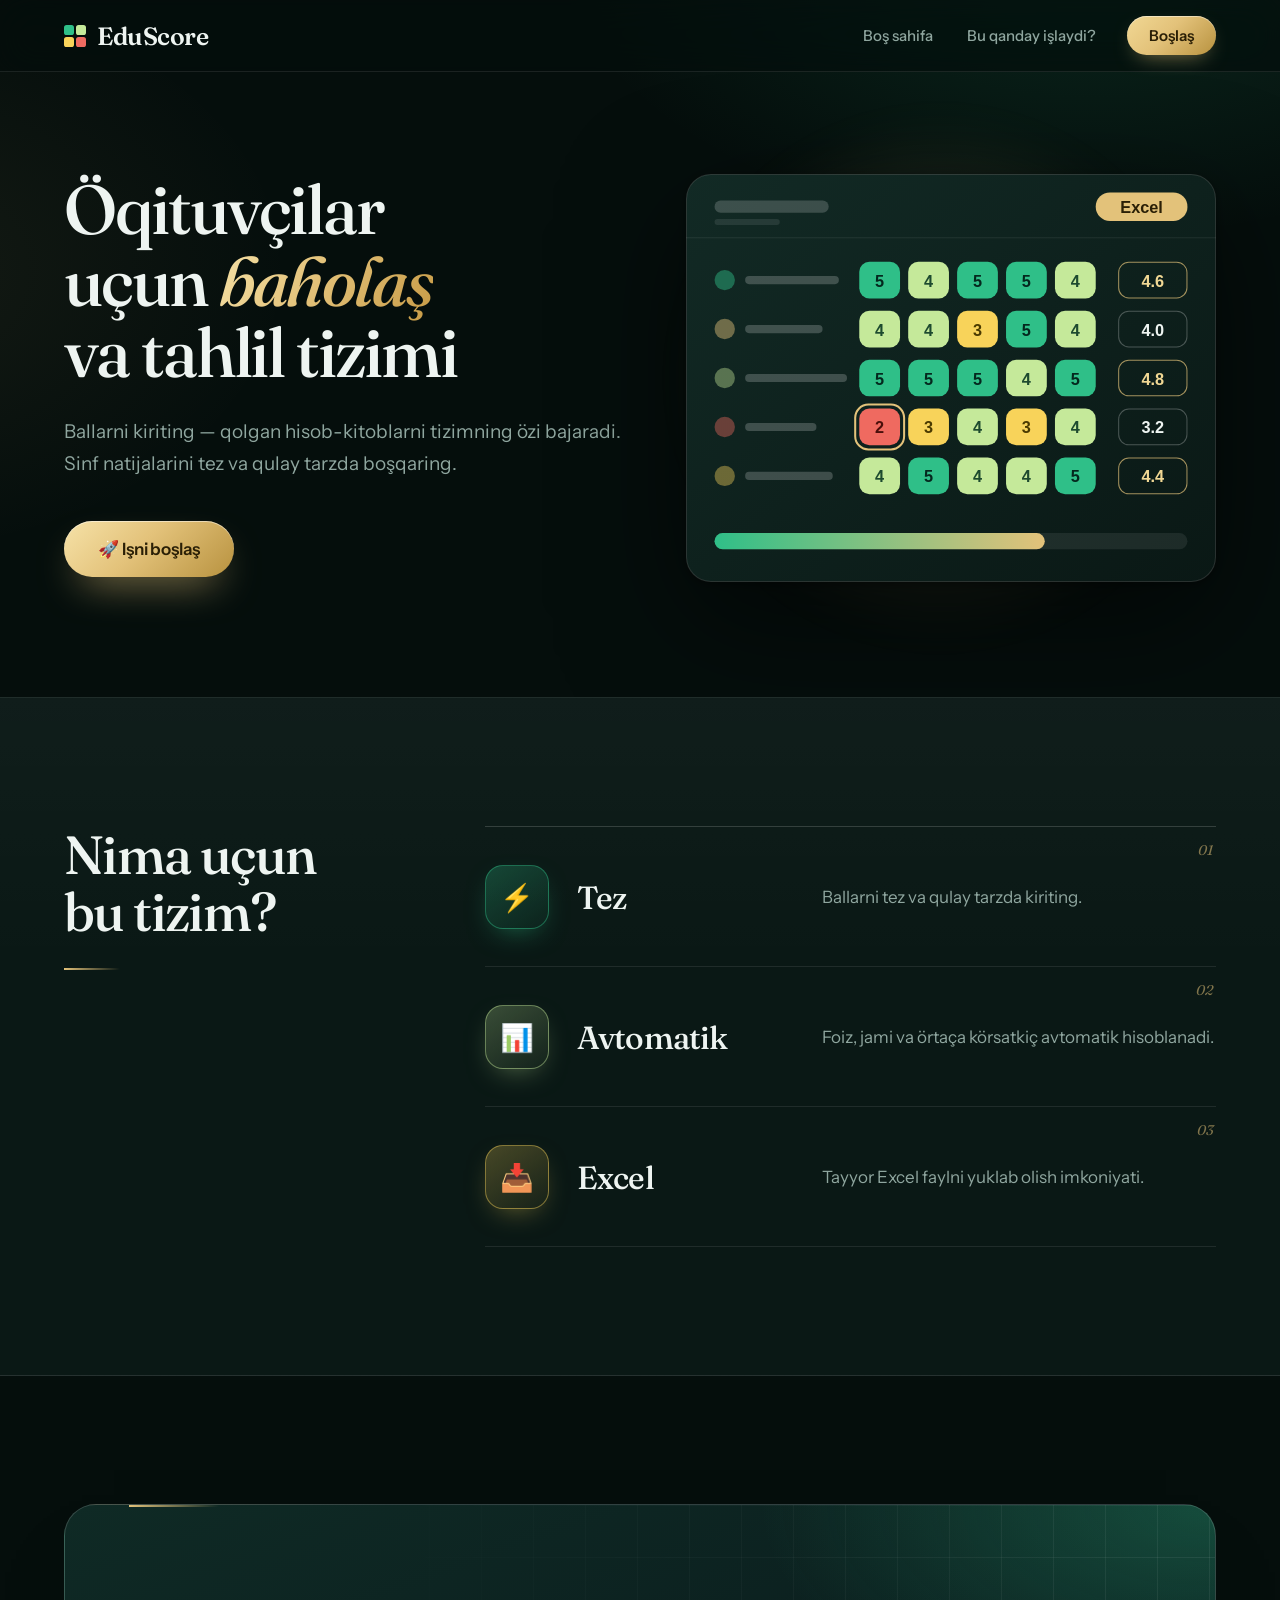
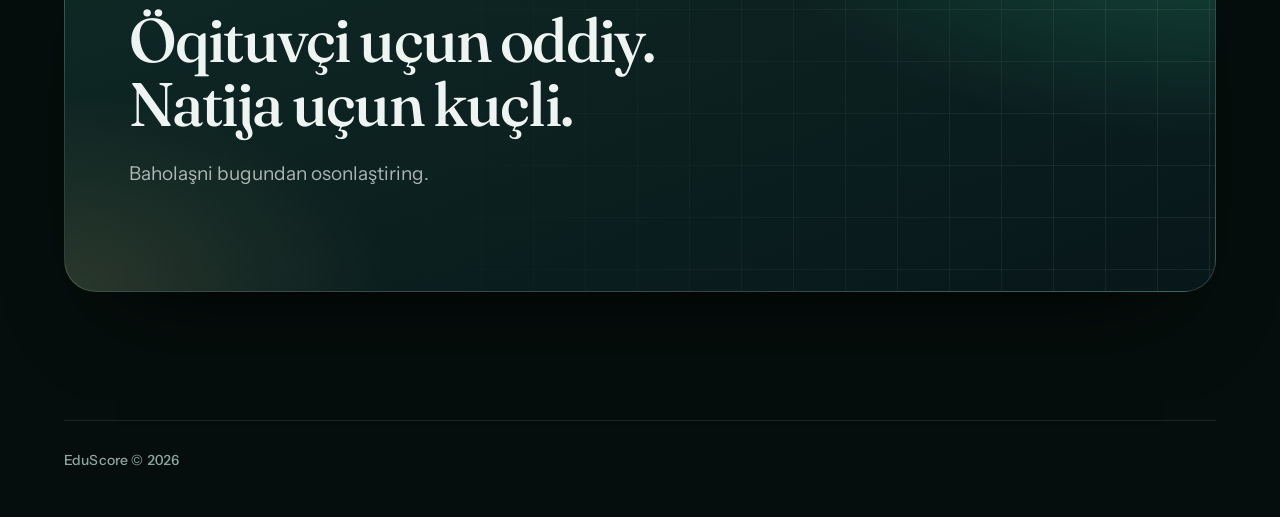
<file: index.html>
<!DOCTYPE html>

<html lang="uz">
<head>
    <meta charset="UTF-8">
    <meta name="viewport" content="width=device-width, initial-scale=1.0">

    <title>EduScore — Baholaş tizimi</title>

    <link rel="icon" type="image/svg+xml" href="favicon.svg">
    <link rel="stylesheet" href="style.css">
</head>


<body>

<header>
    <div class="navbar">


    <div class="logo">
        EduScore
    </div>

    <nav>
        <a href="#">Boş sahifa</a>
        <a href="#features">Bu qanday işlaydi?</a>
        
        <a href="login.html" class="start-btn">Boşlaş</a>
    </nav>

</div>


</header>

<section class="hero">

    <div class="hero-content">

        <h1>
            Öqituvçilar uçun
            <span>baholaş</span> va
            tahlil tizimi
        </h1>

        <p>
            Ballarni kiriting — qolgan hisob-kitoblarni
            tizimning özi bajaradi. Sinf natijalarini
            tez va qulay tarzda boşqaring.
        </p>
        <P></P>
        <P></P>

        <a href="login.html" class="hero-button">
            🚀 Işni boşlaş
        </a>

    </div>

</section>

<section class="features-section" id="features">


<h2 class="section-title">
    Nima uçun bu tizim?
</h2>

<div class="features">

    <div class="feature">

        <div class="icon">⚡</div>

        <h3>Tez</h3>

        <p>
            Ballarni tez va qulay
            tarzda kiriting.
        </p>

    </div>


    <div class="feature">

        <div class="icon">📊</div>

        <h3>Avtomatik</h3>

        <p>
            Foiz, jami va örtaça
            körsatkiç avtomatik hisoblanadi.
        </p>

    </div>


    <div class="feature">

        <div class="icon">📥</div>

        <h3>Excel</h3>

        <p>
            Tayyor Excel faylni
            yuklab olish imkoniyati.
        </p>

    </div>

</div>


</section>

<section class="cta">


<h2>
    Öqituvçi uçun oddiy.
    Natija uçun kuçli.
</h2>

<p>
    Baholaşni bugundan osonlaştiring.
</p>



</section>

<footer>
    EduScore © 2026
</footer>

</body>
</html>
</file>
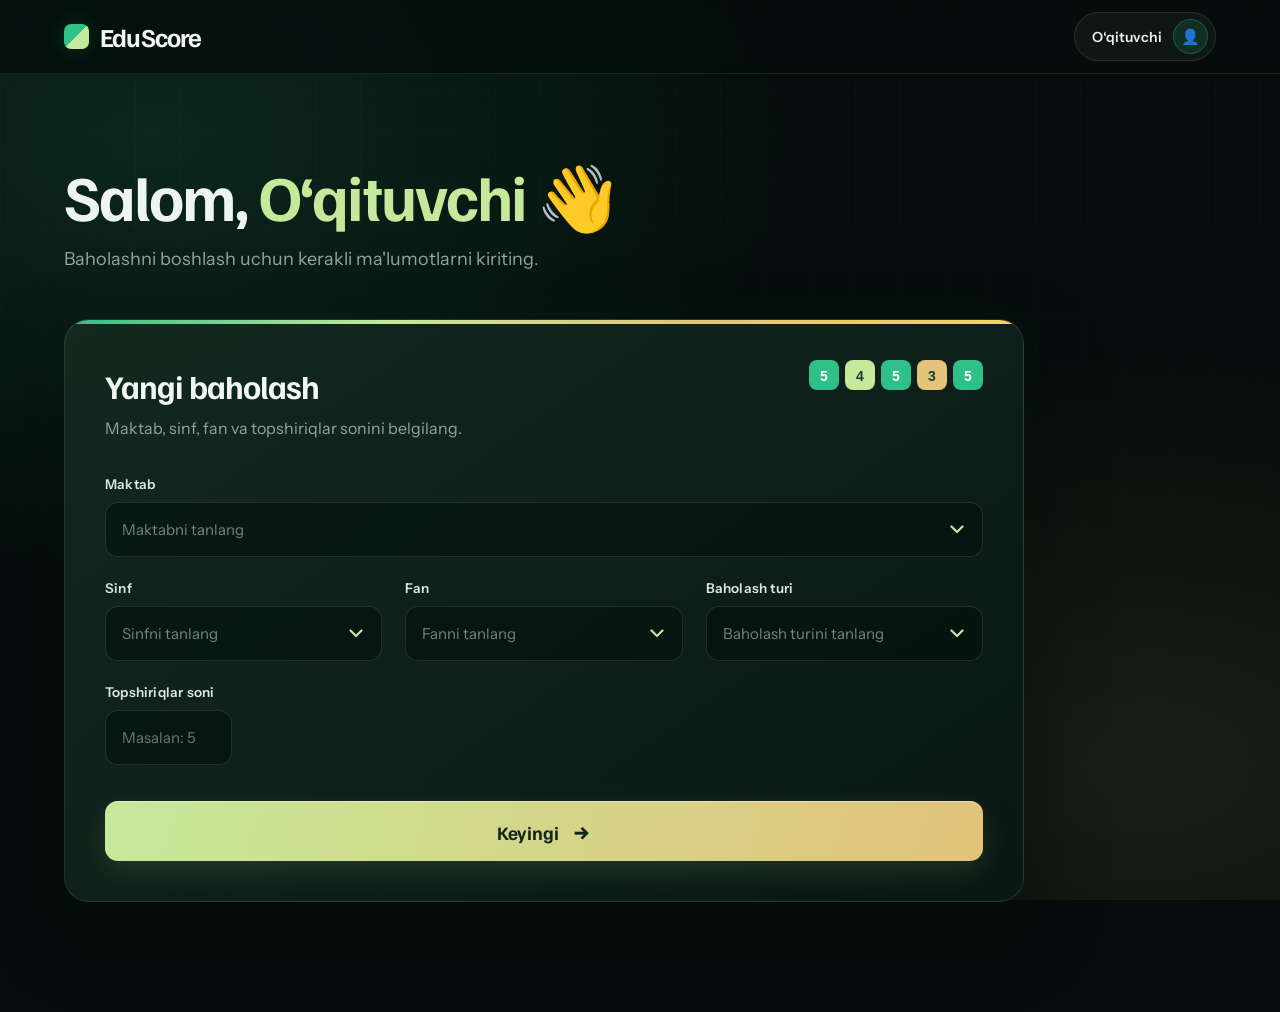
<file: dashboard.html>
<!DOCTYPE html>
<html lang="uz">

<head>
    <meta charset="UTF-8">
    <meta name="viewport" content="width=device-width, initial-scale=1.0">

    <title>EduScore — Dashboard</title>
    <link rel="icon" type="image/svg+xml" href="favicon.svg">
    <link rel="stylesheet" href="dashboard.css">
</head>

<body>

<header>
    <div class="navbar">

        <div class="logo">
            EduScore
        </div>

        <div class="user">
            <span id="teacherName">O‘qituvchi</span>

            <div class="user-icon">
                👤
            </div>
        </div>

    </div>
</header>

<main>

<section class="welcome">

    <h1>
        Salom, <span id="welcomeName">O‘qituvchi</span> 👋
    </h1>

    <p>
        Baholashni boshlash uchun kerakli ma'lumotlarni kiriting.
    </p>

</section>

<section class="dashboard-card">

    <h2>
        Yangi baholash
    </h2>

    <p class="card-description">
        Maktab, sinf, fan va topshiriqlar sonini belgilang.
    </p>

    <div class="form-grid">

        <!-- Maktab tanlash -->

        <div class="input-group">

            <label for="school">
                Maktab
            </label>

            <select id="school">

                <option value="">
                    Maktabni tanlang
                </option>

                <option value="yangiyer-9">
                    Yangiyer shahar 9-maktab
                </option>

                <option value="guliston-28">
                    Guliston tumani 28-maktab
                </option>

            </select>

        </div>

        <div class="input-group">

            <label for="class">
                Sinf
            </label>

            <select id="class">

                <option value="">
                    Sinfni tanlang
                </option>

                <option value="1-A">1-A</option>
                <option value="1-B">1-B</option>

                <option value="2-A">2-A</option>
                <option value="2-B">2-B</option>

                <option value="3-A">3-A</option>
                <option value="3-B">3-B</option>

                <option value="4-A">4-A</option>
                <option value="4-B">4-B</option>

                <option value="5-A">5-A</option>
                <option value="5-B">5-B</option>

                <option value="6-A">6-A</option>
                <option value="6-B">6-B</option>

                <option value="7-A">7-A</option>
                <option value="7-B">7-B</option>

                <option value="8-A">8-A</option>
                <option value="8-B">8-B</option>

                <option value="9-A">9-A</option>
                <option value="9-B">9-B</option>

                <option value="10-A">10-A</option>
                <option value="10-B">10-B</option>

                <option value="11-A">11-A</option>
                <option value="11-B">11-B</option>

            </select>

        </div>

        <div class="input-group">

            <label for="subject">
                Fan
            </label>

            <select id="subject">

                <option value="">
                    Fanni tanlang
                </option>

                <option value="Matematika">Matematika</option>
                <option value="Ona tili">Ona tili</option>
                <option value="Ingliz tili">Ingliz tili</option>
                <option value="Fizika">Fizika</option>
                <option value="Kimyo">Kimyo</option>
                <option value="Biologiya">Biologiya</option>
                <option value="Tarix">Tarix</option>
                <option value="Informatika">Informatika</option>

            </select>

        </div>

        <!-- YANGI: BSB / CHSB tanlash -->

        <div class="input-group">

            <label for="assessmentType">
                Baholash turi
            </label>

            <select id="assessmentType">

                <option value="">
                    Baholash turini tanlang
                </option>

                <option value="BSB">BSB</option>
                <option value="CHSB">CHSB</option>

            </select>

        </div>

        <div class="input-group">

            <label for="tasks">
                Topshiriqlar soni
            </label>

            <input
                type="number"
                id="tasks"
                min="1"
                placeholder="Masalan: 5"
            >

        </div>

    </div>

    <button id="nextButton" class="next-button">
        Keyingi
        <span>→</span>
    </button>

</section>

</main>

<script src="database.js"></script>
<script src="dashboard.js"></script>

</body>

</html>
</file>
<file: style.css>
@import url('https://fonts.googleapis.com/css2?family=Fraunces:ital,opsz,wght@0,9..144,500;0,9..144,600;1,9..144,500&family=Instrument+Sans:wght@400;500;600&display=swap');

/* =========================================================
   EduScore — Premium dark
   Chuqur zumrad fon, oltin urg'u, serif sarlavhalar
   va baho ranglari (5 · 4 · 3 · 2) — "sinf jurnali" tili.
========================================================= */

:root {
    --bg: #050e0c;
    --bg-2: #0a1815;
    --surface: rgba(255, 255, 255, 0.035);
    --surface-2: rgba(255, 255, 255, 0.06);
    --line: rgba(255, 255, 255, 0.09);
    --line-2: rgba(255, 255, 255, 0.16);

    --text: #eef4f1;
    --muted: #8fa69f;

    --gold: #e3c27a;
    --gold-2: #b8923f;
    --gold-ink: #2a1f06;

    --g5: #2fbf88;
    --g4: #c5e99a;
    --g3: #f8d35a;
    --g2: #ef6a60;

    --font-display: 'Fraunces', Georgia, 'Times New Roman', serif;
    --font-body: 'Instrument Sans', Arial, sans-serif;

    --wrap: 1200px;
    --ease: cubic-bezier(.2, .8, .2, 1);
}

* {
    margin: 0;
    padding: 0;
    box-sizing: border-box;
}

html {
    scroll-behavior: smooth;
    scroll-padding-top: 80px;
}

body {
    font-family: var(--font-body);
    color: var(--text);
    background:
        radial-gradient(900px 520px at 85% -8%, rgba(47, 191, 136, 0.16), transparent 60%),
        radial-gradient(700px 480px at -10% 30%, rgba(227, 194, 122, 0.07), transparent 60%),
        var(--bg);
    background-attachment: fixed;
    -webkit-font-smoothing: antialiased;
    font-variant-numeric: tabular-nums;
    overflow-x: hidden;
}

p:empty {
    display: none;
}

:focus-visible {
    outline: 2px solid var(--gold);
    outline-offset: 3px;
    border-radius: 8px;
}

::selection {
    background: var(--gold);
    color: var(--gold-ink);
}


/* =========================
   HEADER
========================= */

header {
    position: sticky;
    top: 0;
    z-index: 50;

    width: 100%;
    height: 72px;

    display: flex;
    align-items: center;

    background: rgba(5, 14, 12, 0.7);
    backdrop-filter: blur(18px) saturate(1.4);
    -webkit-backdrop-filter: blur(18px) saturate(1.4);

    border-bottom: 1px solid var(--line);
}

.navbar {
    width: 90%;
    max-width: var(--wrap);
    margin: auto;

    display: flex;
    align-items: center;
    justify-content: space-between;
}

.logo {
    display: flex;
    align-items: center;
    gap: 11px;

    font-family: var(--font-display);
    font-size: 25px;
    font-weight: 600;
    letter-spacing: -0.02em;
    color: var(--text);
}

.logo::before {
    content: "";
    width: 22px;
    height: 22px;
    background: url("data:image/svg+xml,%3Csvg xmlns='http://www.w3.org/2000/svg' viewBox='0 0 22 22'%3E%3Crect x='0' y='0' width='10' height='10' rx='2.6' fill='%232fbf88'/%3E%3Crect x='12' y='0' width='10' height='10' rx='2.6' fill='%23c5e99a'/%3E%3Crect x='0' y='12' width='10' height='10' rx='2.6' fill='%23f8d35a'/%3E%3Crect x='12' y='12' width='10' height='10' rx='2.6' fill='%23ef6a60'/%3E%3C/svg%3E") center / contain no-repeat;
}

nav {
    display: flex;
    align-items: center;
    gap: 4px;
}

nav a {
    text-decoration: none;
    color: var(--muted);
    font-size: 15px;
    font-weight: 500;

    padding: 9px 15px;
    border-radius: 999px;

    transition: color 0.25s, background-color 0.25s;
}

nav a:not(.start-btn):hover {
    color: var(--text);
    background: var(--surface-2);
}

.start-btn {
    margin-left: 12px;
    padding: 10px 22px;

    color: var(--gold-ink) !important;
    font-weight: 600;

    background: linear-gradient(135deg, #f1d894, var(--gold) 45%, var(--gold-2));
    border-radius: 999px;

    box-shadow: 0 1px 0 rgba(255, 255, 255, 0.45) inset, 0 8px 22px -10px rgba(227, 194, 122, 0.7);

    transition: transform 0.2s var(--ease), box-shadow 0.25s;
}

.start-btn:hover {
    transform: translateY(-1px);
    box-shadow: 0 1px 0 rgba(255, 255, 255, 0.55) inset, 0 14px 28px -10px rgba(227, 194, 122, 0.85);
}


/* =========================
   HERO
========================= */

.hero {
    position: relative;

    width: 100%;
    padding: clamp(56px, 8vw, 120px) 5% clamp(72px, 9vw, 130px);

    display: flex;
    justify-content: center;

    text-align: left;
}

.hero-content {
    position: relative;

    width: 100%;
    max-width: var(--wrap);

    display: grid;
    grid-template-columns: minmax(0, 1fr) minmax(0, 0.95fr);
    grid-template-rows: auto auto auto 1fr;
    column-gap: clamp(32px, 5vw, 76px);
    align-items: start;
}

/* kartaning orqasidagi yorug'lik */
.hero-content::before {
    content: "";
    position: absolute;
    right: -6%;
    top: 50%;

    width: 60%;
    aspect-ratio: 1;

    transform: translateY(-50%);
    background: radial-gradient(closest-side, rgba(47, 191, 136, 0.28), rgba(227, 194, 122, 0.08) 55%, transparent 75%);
    filter: blur(20px);
    pointer-events: none;
    z-index: -1;
}

.hero-content h1 {
    grid-column: 1;
    grid-row: 1;

    font-family: var(--font-display);
    font-size: clamp(40px, 5.4vw, 74px);
    font-weight: 500;
    line-height: 1.03;
    letter-spacing: -0.03em;
    text-wrap: balance;

    margin-bottom: 28px;

    animation: rise 0.8s 0.05s var(--ease) both;
}

.hero-content h1 span {
    font-style: italic;
    font-weight: 500;

    background: linear-gradient(120deg, #f6e2a8 0%, var(--gold) 45%, #c79a45 100%);
    -webkit-background-clip: text;
    background-clip: text;
    -webkit-text-fill-color: transparent;
    color: var(--gold);
}

.hero-content p {
    grid-column: 1;
    grid-row: 2;

    max-width: 30em;

    font-size: 19px;
    line-height: 1.7;
    color: var(--muted);

    animation: rise 0.8s 0.18s var(--ease) both;
}

.hero-button {
    grid-column: 1;
    grid-row: 3;
    justify-self: start;

    display: inline-block;

    text-decoration: none;
    color: var(--gold-ink);
    background: linear-gradient(135deg, #f6e2a8, var(--gold) 45%, var(--gold-2));

    padding: 18px 34px;
    margin-top: 40px;

    border-radius: 999px;

    font-family: var(--font-body);
    font-size: 17px;
    font-weight: 600;
    letter-spacing: -0.005em;

    box-shadow:
        0 1px 0 rgba(255, 255, 255, 0.5) inset,
        0 18px 40px -16px rgba(227, 194, 122, 0.75);

    transition: transform 0.25s var(--ease), box-shadow 0.3s;
    animation: rise 0.8s 0.3s var(--ease) both;
}

.hero-button:hover {
    transform: translateY(-3px);
    box-shadow:
        0 1px 0 rgba(255, 255, 255, 0.6) inset,
        0 26px 48px -16px rgba(227, 194, 122, 0.95);
}

.hero-button:active {
    transform: translateY(0);
}

/* jurnal kartasi: baholar jadvali */
.hero-content::after {
    content: "";

    grid-column: 2;
    grid-row: 1 / span 4;
    align-self: center;

    width: 100%;
    aspect-ratio: 520 / 400;

    background: url("data:image/svg+xml,%3Csvg xmlns='http://www.w3.org/2000/svg' viewBox='0 0 520 400'%3E%3Cstyle%3Etext%7Bfont-family:Arial,Helvetica,sans-serif;font-size:16px;font-weight:700;text-anchor:middle;dominant-baseline:central%7D%3C/style%3E%3Cdefs%3E%3ClinearGradient id='c' x1='0' y1='0' x2='1' y2='1'%3E%3Cstop offset='0' stop-color='%23122a25'/%3E%3Cstop offset='1' stop-color='%230a1815'/%3E%3C/linearGradient%3E%3ClinearGradient id='b' x1='0' y1='0' x2='1' y2='0'%3E%3Cstop offset='0' stop-color='%232fbf88'/%3E%3Cstop offset='1' stop-color='%23e3c27a'/%3E%3C/linearGradient%3E%3C/defs%3E%3Crect x='.5' y='.5' width='519' height='399' rx='24' fill='url(%23c)' stroke='%23ffffff' stroke-opacity='.14'/%3E%3Crect x='28' y='26' width='112' height='12' rx='6' fill='%23ffffff' fill-opacity='.18'/%3E%3Crect x='28' y='44' width='64' height='6' rx='3' fill='%23ffffff' fill-opacity='.09'/%3E%3Crect x='402' y='18' width='90' height='28' rx='14' fill='%23e3c27a'/%3E%3Ctext x='447' y='32.5' fill='%232a1f06' font-size='12'%3EExcel%3C/text%3E%3Crect x='0' y='62' width='520' height='1' fill='%23ffffff' fill-opacity='.08'/%3E%3Ccircle cx='38' cy='104' r='10' fill='%232fbf88' fill-opacity='.45'/%3E%3Crect x='58' y='100' width='92' height='8' rx='4' fill='%23ffffff' fill-opacity='.2'/%3E%3Crect x='170' y='86' width='40' height='36' rx='10' fill='%232fbf88'/%3E%3Ctext x='190' y='104.5' fill='%2304281e'%3E5%3C/text%3E%3Crect x='218' y='86' width='40' height='36' rx='10' fill='%23c5e99a'/%3E%3Ctext x='238' y='104.5' fill='%231d4a2f'%3E4%3C/text%3E%3Crect x='266' y='86' width='40' height='36' rx='10' fill='%232fbf88'/%3E%3Ctext x='286' y='104.5' fill='%2304281e'%3E5%3C/text%3E%3Crect x='314' y='86' width='40' height='36' rx='10' fill='%232fbf88'/%3E%3Ctext x='334' y='104.5' fill='%2304281e'%3E5%3C/text%3E%3Crect x='362' y='86' width='40' height='36' rx='10' fill='%23c5e99a'/%3E%3Ctext x='382' y='104.5' fill='%231d4a2f'%3E4%3C/text%3E%3Crect x='424.5' y='86.5' width='67' height='35' rx='10' fill='none' stroke='%23e3c27a' stroke-opacity='.7'/%3E%3Ctext x='458' y='104.5' fill='%23f1d894' font-size='15'%3E4.6%3C/text%3E%3Ccircle cx='38' cy='152' r='10' fill='%23e3c27a' fill-opacity='.45'/%3E%3Crect x='58' y='148' width='76' height='8' rx='4' fill='%23ffffff' fill-opacity='.2'/%3E%3Crect x='170' y='134' width='40' height='36' rx='10' fill='%23c5e99a'/%3E%3Ctext x='190' y='152.5' fill='%231d4a2f'%3E4%3C/text%3E%3Crect x='218' y='134' width='40' height='36' rx='10' fill='%23c5e99a'/%3E%3Ctext x='238' y='152.5' fill='%231d4a2f'%3E4%3C/text%3E%3Crect x='266' y='134' width='40' height='36' rx='10' fill='%23f8d35a'/%3E%3Ctext x='286' y='152.5' fill='%234a3a00'%3E3%3C/text%3E%3Crect x='314' y='134' width='40' height='36' rx='10' fill='%232fbf88'/%3E%3Ctext x='334' y='152.5' fill='%2304281e'%3E5%3C/text%3E%3Crect x='362' y='134' width='40' height='36' rx='10' fill='%23c5e99a'/%3E%3Ctext x='382' y='152.5' fill='%231d4a2f'%3E4%3C/text%3E%3Crect x='424.5' y='134.5' width='67' height='35' rx='10' fill='none' stroke='%23ffffff' stroke-opacity='.25'/%3E%3Ctext x='458' y='152.5' fill='%23eef4f1' font-size='15'%3E4.0%3C/text%3E%3Ccircle cx='38' cy='200' r='10' fill='%23c5e99a' fill-opacity='.4'/%3E%3Crect x='58' y='196' width='100' height='8' rx='4' fill='%23ffffff' fill-opacity='.2'/%3E%3Crect x='170' y='182' width='40' height='36' rx='10' fill='%232fbf88'/%3E%3Ctext x='190' y='200.5' fill='%2304281e'%3E5%3C/text%3E%3Crect x='218' y='182' width='40' height='36' rx='10' fill='%232fbf88'/%3E%3Ctext x='238' y='200.5' fill='%2304281e'%3E5%3C/text%3E%3Crect x='266' y='182' width='40' height='36' rx='10' fill='%232fbf88'/%3E%3Ctext x='286' y='200.5' fill='%2304281e'%3E5%3C/text%3E%3Crect x='314' y='182' width='40' height='36' rx='10' fill='%23c5e99a'/%3E%3Ctext x='334' y='200.5' fill='%231d4a2f'%3E4%3C/text%3E%3Crect x='362' y='182' width='40' height='36' rx='10' fill='%232fbf88'/%3E%3Ctext x='382' y='200.5' fill='%2304281e'%3E5%3C/text%3E%3Crect x='424.5' y='182.5' width='67' height='35' rx='10' fill='none' stroke='%23e3c27a' stroke-opacity='.7'/%3E%3Ctext x='458' y='200.5' fill='%23f1d894' font-size='15'%3E4.8%3C/text%3E%3Ccircle cx='38' cy='248' r='10' fill='%23ef6a60' fill-opacity='.4'/%3E%3Crect x='58' y='244' width='70' height='8' rx='4' fill='%23ffffff' fill-opacity='.2'/%3E%3Crect x='170' y='230' width='40' height='36' rx='10' fill='%23ef6a60'/%3E%3Ctext x='190' y='248.5' fill='%234a0f0b'%3E2%3C/text%3E%3Crect x='218' y='230' width='40' height='36' rx='10' fill='%23f8d35a'/%3E%3Ctext x='238' y='248.5' fill='%234a3a00'%3E3%3C/text%3E%3Crect x='266' y='230' width='40' height='36' rx='10' fill='%23c5e99a'/%3E%3Ctext x='286' y='248.5' fill='%231d4a2f'%3E4%3C/text%3E%3Crect x='314' y='230' width='40' height='36' rx='10' fill='%23f8d35a'/%3E%3Ctext x='334' y='248.5' fill='%234a3a00'%3E3%3C/text%3E%3Crect x='362' y='230' width='40' height='36' rx='10' fill='%23c5e99a'/%3E%3Ctext x='382' y='248.5' fill='%231d4a2f'%3E4%3C/text%3E%3Crect x='424.5' y='230.5' width='67' height='35' rx='10' fill='none' stroke='%23ffffff' stroke-opacity='.25'/%3E%3Ctext x='458' y='248.5' fill='%23eef4f1' font-size='15'%3E3.2%3C/text%3E%3Ccircle cx='38' cy='296' r='10' fill='%23f8d35a' fill-opacity='.4'/%3E%3Crect x='58' y='292' width='86' height='8' rx='4' fill='%23ffffff' fill-opacity='.2'/%3E%3Crect x='170' y='278' width='40' height='36' rx='10' fill='%23c5e99a'/%3E%3Ctext x='190' y='296.5' fill='%231d4a2f'%3E4%3C/text%3E%3Crect x='218' y='278' width='40' height='36' rx='10' fill='%232fbf88'/%3E%3Ctext x='238' y='296.5' fill='%2304281e'%3E5%3C/text%3E%3Crect x='266' y='278' width='40' height='36' rx='10' fill='%23c5e99a'/%3E%3Ctext x='286' y='296.5' fill='%231d4a2f'%3E4%3C/text%3E%3Crect x='314' y='278' width='40' height='36' rx='10' fill='%23c5e99a'/%3E%3Ctext x='334' y='296.5' fill='%231d4a2f'%3E4%3C/text%3E%3Crect x='362' y='278' width='40' height='36' rx='10' fill='%232fbf88'/%3E%3Ctext x='382' y='296.5' fill='%2304281e'%3E5%3C/text%3E%3Crect x='424.5' y='278.5' width='67' height='35' rx='10' fill='none' stroke='%23e3c27a' stroke-opacity='.7'/%3E%3Ctext x='458' y='296.5' fill='%23f1d894' font-size='15'%3E4.4%3C/text%3E%3Crect x='166' y='226' width='48' height='44' rx='13' fill='none' stroke='%23e3c27a' stroke-width='2'/%3E%3Crect x='28' y='352' width='464' height='16' rx='8' fill='%23ffffff' fill-opacity='.08'/%3E%3Crect x='28' y='352' width='324' height='16' rx='8' fill='url(%23b)'/%3E%3C/svg%3E") center / contain no-repeat;

    filter:
        drop-shadow(0 2px 4px rgba(0, 0, 0, 0.4))
        drop-shadow(0 40px 60px rgba(0, 0, 0, 0.55));

    transform-origin: 50% 100%;
    animation:
        settle 1s 0.2s var(--ease) both,
        float 7s 1.4s ease-in-out infinite alternate;
}


/* =========================
   FEATURES
========================= */

.features-section {
    position: relative;

    padding: clamp(80px, 10vw, 140px) max(5%, calc((100% - var(--wrap)) / 2));

    display: grid;
    grid-template-columns: minmax(0, 0.8fr) minmax(0, 1.7fr);
    column-gap: clamp(32px, 6vw, 96px);
    align-items: start;

    background:
        linear-gradient(180deg, rgba(255, 255, 255, 0.025), transparent 40%),
        var(--bg-2);
    border-top: 1px solid var(--line);
    border-bottom: 1px solid var(--line);

    scroll-margin-top: 72px;
}

.section-title {
    position: sticky;
    top: 120px;

    font-family: var(--font-display);
    font-size: clamp(32px, 4.2vw, 56px);
    font-weight: 500;
    line-height: 1.06;
    letter-spacing: -0.03em;
    text-wrap: balance;
}

.section-title::after {
    content: "";
    display: block;

    width: 56px;
    height: 2px;
    margin-top: 28px;

    background: linear-gradient(90deg, var(--gold), transparent);
}

.features {
    display: block;
    border-top: 1px solid var(--line-2);
    counter-reset: feat;
}

.feature {
    counter-increment: feat;

    display: grid;
    grid-template-columns: 64px minmax(0, 0.55fr) minmax(0, 1fr);
    column-gap: 28px;
    align-items: center;

    position: relative;
    margin-inline: -20px;
    padding: 38px 20px;

    border-radius: 18px;

    transition: background-color 0.35s;
}

.feature::before {
    content: "0" counter(feat);

    position: absolute;
    top: 14px;
    right: 22px;

    font-family: var(--font-display);
    font-size: 14px;
    font-style: italic;
    letter-spacing: 0.04em;
    color: var(--gold);
    opacity: 0.55;
}

.feature::after {
    content: "";
    position: absolute;
    left: 20px;
    right: 20px;
    bottom: 0;
    height: 1px;
    background: var(--line);
}

.feature:hover {
    background: var(--surface);
}

.icon {
    width: 64px;
    height: 64px;

    display: flex;
    align-items: center;
    justify-content: center;

    font-size: 27px;

    background: linear-gradient(145deg, rgba(47, 191, 136, 0.28), rgba(47, 191, 136, 0.06));
    border: 1px solid rgba(47, 191, 136, 0.45);
    border-radius: 18px;

    box-shadow: 0 10px 30px -14px rgba(47, 191, 136, 0.7);

    transition: transform 0.4s cubic-bezier(.3, 1.5, .5, 1);
}

.feature:hover .icon {
    transform: rotate(-6deg) scale(1.07);
}

.feature:nth-child(2) .icon {
    background: linear-gradient(145deg, rgba(197, 233, 154, 0.26), rgba(197, 233, 154, 0.05));
    border-color: rgba(197, 233, 154, 0.45);
    box-shadow: 0 10px 30px -14px rgba(197, 233, 154, 0.6);
}

.feature:nth-child(3) .icon {
    background: linear-gradient(145deg, rgba(248, 211, 90, 0.26), rgba(248, 211, 90, 0.05));
    border-color: rgba(248, 211, 90, 0.45);
    box-shadow: 0 10px 30px -14px rgba(248, 211, 90, 0.6);
}

.feature h3 {
    font-family: var(--font-display);
    font-size: 32px;
    font-weight: 500;
    letter-spacing: -0.025em;
    line-height: 1.1;
}

.feature p {
    max-width: 38em;

    color: var(--muted);
    font-size: 17px;
    line-height: 1.65;
}


/* =========================
   CTA
========================= */

.cta {
    position: relative;
    isolation: isolate;
    overflow: hidden;

    width: 90%;
    max-width: var(--wrap);

    margin: clamp(80px, 10vw, 130px) auto;
    padding: clamp(60px, 8vw, 104px) clamp(28px, 5vw, 80px);

    text-align: left;

    background:
        radial-gradient(700px 360px at 100% 0%, rgba(47, 191, 136, 0.28), transparent 65%),
        radial-gradient(500px 300px at 0% 100%, rgba(227, 194, 122, 0.14), transparent 65%),
        linear-gradient(160deg, #0f2a25, #08171a);
    color: var(--text);

    border: 1px solid var(--line-2);
    border-radius: 32px;

    box-shadow: 0 50px 90px -50px rgba(0, 0, 0, 0.9);
}

/* nozik jurnal to'ri — o'ngga qarab ko'rinadi */
.cta::before {
    content: "";
    position: absolute;
    inset: 0;
    z-index: -1;

    background-image:
        linear-gradient(rgba(255, 255, 255, 0.07) 1px, transparent 1px),
        linear-gradient(90deg, rgba(255, 255, 255, 0.07) 1px, transparent 1px);
    background-size: 52px 52px;

    -webkit-mask-image: linear-gradient(to right, transparent 25%, #000 100%);
    mask-image: linear-gradient(to right, transparent 25%, #000 100%);
}

/* oltin chiziq */
.cta::after {
    content: "";
    position: absolute;
    top: 0;
    left: clamp(28px, 5vw, 80px);

    width: 90px;
    height: 2px;

    background: linear-gradient(90deg, var(--gold), transparent);
}

.cta h2 {
    max-width: 10em;

    font-family: var(--font-display);
    font-size: clamp(34px, 4.8vw, 62px);
    font-weight: 500;
    line-height: 1.05;
    letter-spacing: -0.03em;
    text-wrap: balance;
}

.cta p {
    margin-top: 22px;

    color: rgba(238, 244, 241, 0.7);
    font-size: 19px;
    line-height: 1.55;
}

.cta-button {
    display: inline-block;

    margin-top: 36px;
    padding: 17px 32px;

    background: linear-gradient(135deg, #f6e2a8, var(--gold) 45%, var(--gold-2));
    color: var(--gold-ink);

    text-decoration: none;
    font-weight: 600;

    border-radius: 999px;

    box-shadow: 0 1px 0 rgba(255, 255, 255, 0.5) inset, 0 18px 36px -16px rgba(227, 194, 122, 0.8);

    transition: transform 0.25s var(--ease);
}

.cta-button:hover {
    transform: translateY(-3px);
}


/* =========================
   FOOTER
========================= */

footer {
    width: 90%;
    max-width: var(--wrap);
    margin: 0 auto;
    padding: 30px 0 48px;

    border-top: 1px solid var(--line);

    text-align: left;

    color: var(--muted);
    font-size: 14px;
    font-weight: 500;
    letter-spacing: 0.01em;
}


/* =========================
   ANIMATSIYALAR
========================= */

@keyframes rise {
    from { opacity: 0; transform: translateY(24px); }
    to   { opacity: 1; transform: none; }
}

@keyframes settle {
    from { opacity: 0; transform: translateY(44px) rotate(2.5deg) scale(0.96); }
    to   { opacity: 1; transform: none; }
}

@keyframes float {
    from { transform: translateY(0); }
    to   { transform: translateY(-10px); }
}

@media (prefers-reduced-motion: reduce) {
    *, *::before, *::after {
        animation: none !important;
        transition: none !important;
        scroll-behavior: auto !important;
    }
}


/* =========================
   RESPONSIVE
========================= */

@media (max-width: 960px) {

    .hero-content {
        grid-template-columns: minmax(0, 1fr);
        grid-template-rows: auto;
    }

    .hero-content::before {
        right: -20%;
        top: 70%;
        width: 90%;
    }

    .hero-content::after {
        grid-column: 1;
        grid-row: 4;

        margin-top: 56px;
        max-width: 560px;
    }

    .features-section {
        display: block;
    }

    .section-title {
        position: static;
        margin-bottom: 44px;
    }
}

@media (max-width: 720px) {

    nav a:not(.start-btn) {
        display: none;
    }

    .feature {
        grid-template-columns: 56px minmax(0, 1fr);
        column-gap: 20px;
        row-gap: 8px;
        align-items: start;

        padding: 32px 16px;
        margin-inline: -16px;
    }

    .feature::before {
        right: 16px;
    }

    .feature::after {
        left: 16px;
        right: 16px;
    }

    .icon {
        grid-row: 1 / span 2;
        width: 56px;
        height: 56px;
        font-size: 24px;
        border-radius: 16px;
    }

    .feature h3 {
        font-size: 28px;
    }

    .feature p {
        font-size: 16px;
    }

    .cta::before {
        -webkit-mask-image: linear-gradient(to bottom, transparent 30%, #000 100%);
        mask-image: linear-gradient(to bottom, transparent 30%, #000 100%);
    }
}

@media (max-width: 500px) {

    header {
        height: 64px;
    }

    .logo {
        font-size: 22px;
    }

    .start-btn {
        padding: 9px 18px;
    }

    .hero-content p {
        font-size: 17px;
    }

    .hero-button {
        padding: 16px 28px;
        font-size: 16px;
    }

    .cta {
        border-radius: 24px;
    }

    .cta p {
        font-size: 17px;
    }
}
</file>
<file: dashboard.css>
@import url('https://fonts.googleapis.com/css2?family=Familjen+Grotesk:wght@500;600;700&family=Instrument+Sans:wght@400;500;600;700&display=swap');

/* =========================================
   EduScore Dashboard — Premium Dark
   HTML va JS strukturasi o'zgarmaydi
========================================= */

:root {
    --paper: #050e0c;
    --white: #102019;
    --ink: #eef4f1;
    --ink-2: #91a79e;
    --line: rgba(255,255,255,.09);

    --g5: #2fbf88;
    --g4: #c5e99a;
    --g3: #e3c27a;
    --g2: #ef6a60;

    --font-display: 'Familjen Grotesk', sans-serif;
    --font-body: 'Instrument Sans', sans-serif;
}

* {
    margin: 0;
    padding: 0;
    box-sizing: border-box;
}

body {
    position: relative;
    min-height: 100vh;

    font-family: var(--font-body);
    background: var(--paper);
    color: var(--ink);

    -webkit-font-smoothing: antialiased;
    overflow-x: hidden;
}

/* BACKGROUND */

body::before {
    content: "";
    position: fixed;
    inset: 0;
    z-index: -2;

    background:
        radial-gradient(ellipse at 12% 15%, rgba(47,191,136,.14), transparent 40%),
        radial-gradient(ellipse at 90% 85%, rgba(227,194,122,.09), transparent 38%),
        #050e0c;
}

body::after {
    content: "";
    position: fixed;
    inset: 0;
    z-index: -1;
    pointer-events: none;

    background-image:
        linear-gradient(rgba(255,255,255,.018) 1px, transparent 1px),
        linear-gradient(90deg, rgba(255,255,255,.018) 1px, transparent 1px);

    background-size: 45px 45px;
    mask-image: linear-gradient(to bottom, black, transparent 85%);
}

:focus-visible {
    outline: 2px solid var(--g4);
    outline-offset: 4px;
}

::selection {
    background: var(--g4);
    color: #07140e;
}

/* HEADER */

header {
    position: sticky;
    top: 0;
    z-index: 50;

    width: 100%;
    height: 74px;

    display: flex;
    align-items: center;

    background: rgba(5,14,12,.82);
    backdrop-filter: blur(18px) saturate(1.3);
    -webkit-backdrop-filter: blur(18px) saturate(1.3);

    border-bottom: 1px solid rgba(197,233,154,.1);
}

.navbar {
    width: 90%;
    max-width: 1200px;
    margin: auto;

    display: flex;
    align-items: center;
    justify-content: space-between;
}

.logo {
    display: flex;
    align-items: center;
    gap: 11px;

    font-family: var(--font-display);
    font-size: 26px;
    font-weight: 700;
    letter-spacing: -0.8px;

    color: #f2f7f4;
}

.logo::before {
    content: "";
    width: 25px;
    height: 25px;
    flex-shrink: 0;

    border-radius: 7px;

    background:
        linear-gradient(135deg, #2fbf88 0 50%, transparent 50%),
        linear-gradient(315deg, #c5e99a 0 50%, transparent 50%),
        linear-gradient(45deg, #e3c27a 0 50%, transparent 50%),
        linear-gradient(225deg, #f8d35a 0 50%, transparent 50%);

    box-shadow: 0 0 18px rgba(47,191,136,.2);
}

/* USER */

.user {
    display: flex;
    align-items: center;
    gap: 11px;

    padding: 6px 7px 6px 17px;

    background: rgba(255,255,255,.045);
    border: 1px solid rgba(255,255,255,.1);
    border-radius: 999px;

    color: #eaf2ed;
    font-size: 14px;
    font-weight: 600;

    transition: border-color .2s, background .2s;
}

.user:hover {
    background: rgba(255,255,255,.07);
    border-color: rgba(197,233,154,.25);
}

.user-icon {
    width: 35px;
    height: 35px;

    display: flex;
    align-items: center;
    justify-content: center;

    background: rgba(47,191,136,.14);
    border: 1px solid rgba(47,191,136,.3);
    border-radius: 50%;

    font-size: 15px;
}

/* MAIN */

main {
    width: 90%;
    max-width: 1200px;
    margin: auto;

    padding: clamp(48px, 7vw, 88px) 0 110px;
}

/* WELCOME */

.welcome {
    margin-bottom: 46px;

    animation: rise .7s .05s cubic-bezier(.2,.8,.2,1) both;
}

.welcome h1 {
    font-family: var(--font-display);
    font-size: clamp(36px, 6vw, 64px);
    font-weight: 700;
    line-height: 1.04;
    letter-spacing: -2px;

    overflow-wrap: anywhere;
    text-wrap: balance;

    margin-bottom: 16px;
}

.welcome h1 span {
    color: var(--g4);
}

.welcome p {
    max-width: 30em;

    color: var(--ink-2);
    font-size: 18px;
    line-height: 1.6;
}

/* DASHBOARD CARD */

.dashboard-card {
    position: relative;
    overflow: hidden;

    max-width: 960px;

    background: linear-gradient(
        145deg,
        rgba(19,42,33,.96),
        rgba(9,24,19,.98)
    );

    border: 1px solid rgba(197,233,154,.13);
    border-radius: 25px;

    padding: 48px 40px 40px;

    box-shadow:
        0 30px 80px rgba(0,0,0,.35),
        0 0 55px rgba(47,191,136,.045),
        inset 0 1px 0 rgba(255,255,255,.04);

    backdrop-filter: blur(20px);

    animation: rise .7s .2s cubic-bezier(.2,.8,.2,1) both;
}

.dashboard-card::before {
    content: "";
    position: absolute;
    top: 0;
    left: 0;
    right: 0;

    height: 4px;

    background: linear-gradient(
        90deg,
        #2fbf88,
        #c5e99a,
        #e3c27a,
        #f8d35a
    );
}

.dashboard-card::after {
    content: "";
    position: absolute;
    top: 40px;
    right: 40px;

    width: 174px;
    height: 30px;

    background: url("data:image/svg+xml,%3Csvg xmlns='http://www.w3.org/2000/svg' viewBox='0 0 174 30'%3E%3Crect x='0' y='0' width='30' height='30' rx='8' fill='%232fbf88'/%3E%3Ctext x='15' y='15.5' fill='%23ffffff' font-family='Arial' font-size='14' font-weight='700' text-anchor='middle' dominant-baseline='central'%3E5%3C/text%3E%3Crect x='36' y='0' width='30' height='30' rx='8' fill='%23c5e99a'/%3E%3Ctext x='51' y='15.5' fill='%2317402f' font-family='Arial' font-size='14' font-weight='700' text-anchor='middle' dominant-baseline='central'%3E4%3C/text%3E%3Crect x='72' y='0' width='30' height='30' rx='8' fill='%232fbf88'/%3E%3Ctext x='87' y='15.5' fill='%23ffffff' font-family='Arial' font-size='14' font-weight='700' text-anchor='middle' dominant-baseline='central'%3E5%3C/text%3E%3Crect x='108' y='0' width='30' height='30' rx='8' fill='%23e3c27a'/%3E%3Ctext x='123' y='15.5' fill='%2317402f' font-family='Arial' font-size='14' font-weight='700' text-anchor='middle' dominant-baseline='central'%3E3%3C/text%3E%3Crect x='144' y='0' width='30' height='30' rx='8' fill='%232fbf88'/%3E%3Ctext x='159' y='15.5' fill='%23ffffff' font-family='Arial' font-size='14' font-weight='700' text-anchor='middle' dominant-baseline='central'%3E5%3C/text%3E%3C/svg%3E") right center / contain no-repeat;
}

.dashboard-card h2 {
    font-family: var(--font-display);
    font-size: 33px;
    font-weight: 700;
    letter-spacing: -1px;
    line-height: 1.1;

    color: #f1f7f3;
    margin-bottom: 11px;
}

.card-description {
    max-width: 30em;

    color: var(--ink-2);
    font-size: 16px;
    line-height: 1.6;

    margin-bottom: 35px;
}

/* FORM GRID */

.form-grid {
    display: grid;
    grid-template-columns: repeat(6, 1fr);
    gap: 23px;
}

.form-grid .input-group:nth-child(1) {
    grid-column: span 6;
}

.form-grid .input-group:nth-child(2),
.form-grid .input-group:nth-child(3),
.form-grid .input-group:nth-child(4) {
    grid-column: span 2;
}

/* INPUT GROUP */

.input-group label {
    display: block;

    font-size: 13.5px;
    font-weight: 600;
    letter-spacing: .2px;

    color: #dce9e2;
    margin-bottom: 10px;
}

.input-group select,
.input-group input {
    width: 100%;
    height: 55px;

    padding: 0 16px;

    background-color: rgba(3,15,10,.55);

    border: 1px solid rgba(255,255,255,.11);
    border-radius: 13px;

    outline: none;

    font-family: var(--font-body);
    font-size: 15px;
    font-weight: 500;
    color: #eef4f1;

    transition:
        border-color .25s,
        box-shadow .25s,
        background-color .25s;
}

/* SELECT */

.input-group select {
    appearance: none;
    -webkit-appearance: none;

    cursor: pointer;
    padding-right: 44px;

    background-image: url("data:image/svg+xml,%3Csvg xmlns='http://www.w3.org/2000/svg' width='14' height='9' viewBox='0 0 14 9'%3E%3Cpath d='M1.5 1.5 7 7l5.5-5.5' fill='none' stroke='%23c5e99a' stroke-width='2.2' stroke-linecap='round' stroke-linejoin='round'/%3E%3C/svg%3E");

    background-repeat: no-repeat;
    background-position: right 18px center;
}

.input-group select option {
    background: #102019;
    color: #eef4f1;
}

.input-group select:has(option[value=""]:checked) {
    color: #71877d;
    font-weight: 400;
}

.input-group input::placeholder {
    color: #647c70;
    font-weight: 400;
}

/* HOVER */

.input-group select:hover,
.input-group input:hover {
    border-color: rgba(197,233,154,.3);
    background-color: rgba(3,15,10,.75);
}

/* FOCUS */

.input-group select:focus,
.input-group input:focus {
    background-color: #0d2019;
    border-color: var(--g5);

    box-shadow:
        0 0 0 4px rgba(47,191,136,.11),
        0 0 22px rgba(47,191,136,.05);
}

/* NEXT BUTTON */

.next-button {
    width: 100%;
    height: 60px;

    margin-top: 36px;

    border: none;
    border-radius: 13px;

    background: linear-gradient(110deg, #c5e99a, #e3c27a);
    color: #10251b;

    font-family: var(--font-display);
    font-size: 19px;
    font-weight: 700;
    letter-spacing: -.2px;

    cursor: pointer;

    box-shadow:
        0 10px 30px rgba(197,233,154,.13),
        inset 0 1px 0 rgba(255,255,255,.4);

    transition:
        transform .2s,
        box-shadow .25s,
        filter .25s;
}

.next-button span {
    display: inline-block;

    margin-left: 10px;
    font-size: 21px;

    transition: transform .2s;
}

.next-button:hover {
    transform: translateY(-3px);
    filter: brightness(1.08);

    box-shadow:
        0 15px 35px rgba(197,233,154,.2),
        inset 0 1px 0 rgba(255,255,255,.5);
}

.next-button:hover span {
    transform: translateX(6px);
}

.next-button:active {
    transform: translateY(0) scale(.99);
}

.next-button:disabled {
    opacity: .55;
    cursor: not-allowed;
    transform: none;
    filter: none;
}

/* ANIMATION */

@keyframes rise {
    from {
        opacity: 0;
        transform: translateY(24px);
    }

    to {
        opacity: 1;
        transform: none;
    }
}

@media (prefers-reduced-motion: reduce) {
    *,
    *::before,
    *::after {
        animation: none !important;
        transition: none !important;
    }
}

/* TABLET */

@media (max-width: 750px) {

    .welcome p {
        font-size: 16px;
    }

    .dashboard-card {
        padding: 44px 26px 30px;
    }

    .dashboard-card::after {
        display: none;
    }

    .form-grid {
        grid-template-columns: repeat(2, 1fr);
        gap: 20px;
    }

    .form-grid .input-group:nth-child(1),
    .form-grid .input-group:nth-child(4) {
        grid-column: span 2;
    }

    .form-grid .input-group:nth-child(2),
    .form-grid .input-group:nth-child(3) {
        grid-column: span 1;
    }
}

/* MOBILE */

@media (max-width: 500px) {

    header {
        height: 64px;
    }

    .navbar {
        width: 92%;
    }

    .logo {
        font-size: 22px;
    }

    .user {
        font-size: 13px;
        padding-left: 12px;
    }

    .user-icon {
        width: 32px;
        height: 32px;
    }

    main {
        width: 92%;
        padding-top: 48px;
    }

    .welcome {
        margin-bottom: 32px;
    }

    .welcome h1 {
        font-size: 37px;
    }

    .welcome p {
        font-size: 15px;
    }

    .dashboard-card {
        padding: 40px 20px 26px;
        border-radius: 21px;
    }

    .dashboard-card h2 {
        font-size: 28px;
    }

    .card-description {
        font-size: 14px;
        margin-bottom: 28px;
    }

    .form-grid {
        grid-template-columns: 1fr;
        gap: 19px;
    }

    .form-grid .input-group:nth-child(n) {
        grid-column: span 1;
    }

    .input-group select,
    .input-group input {
        height: 53px;
        font-size: 14px;
    }

    .next-button {
        height: 56px;
        font-size: 17px;
        margin-top: 28px;
    }
}
</file>
